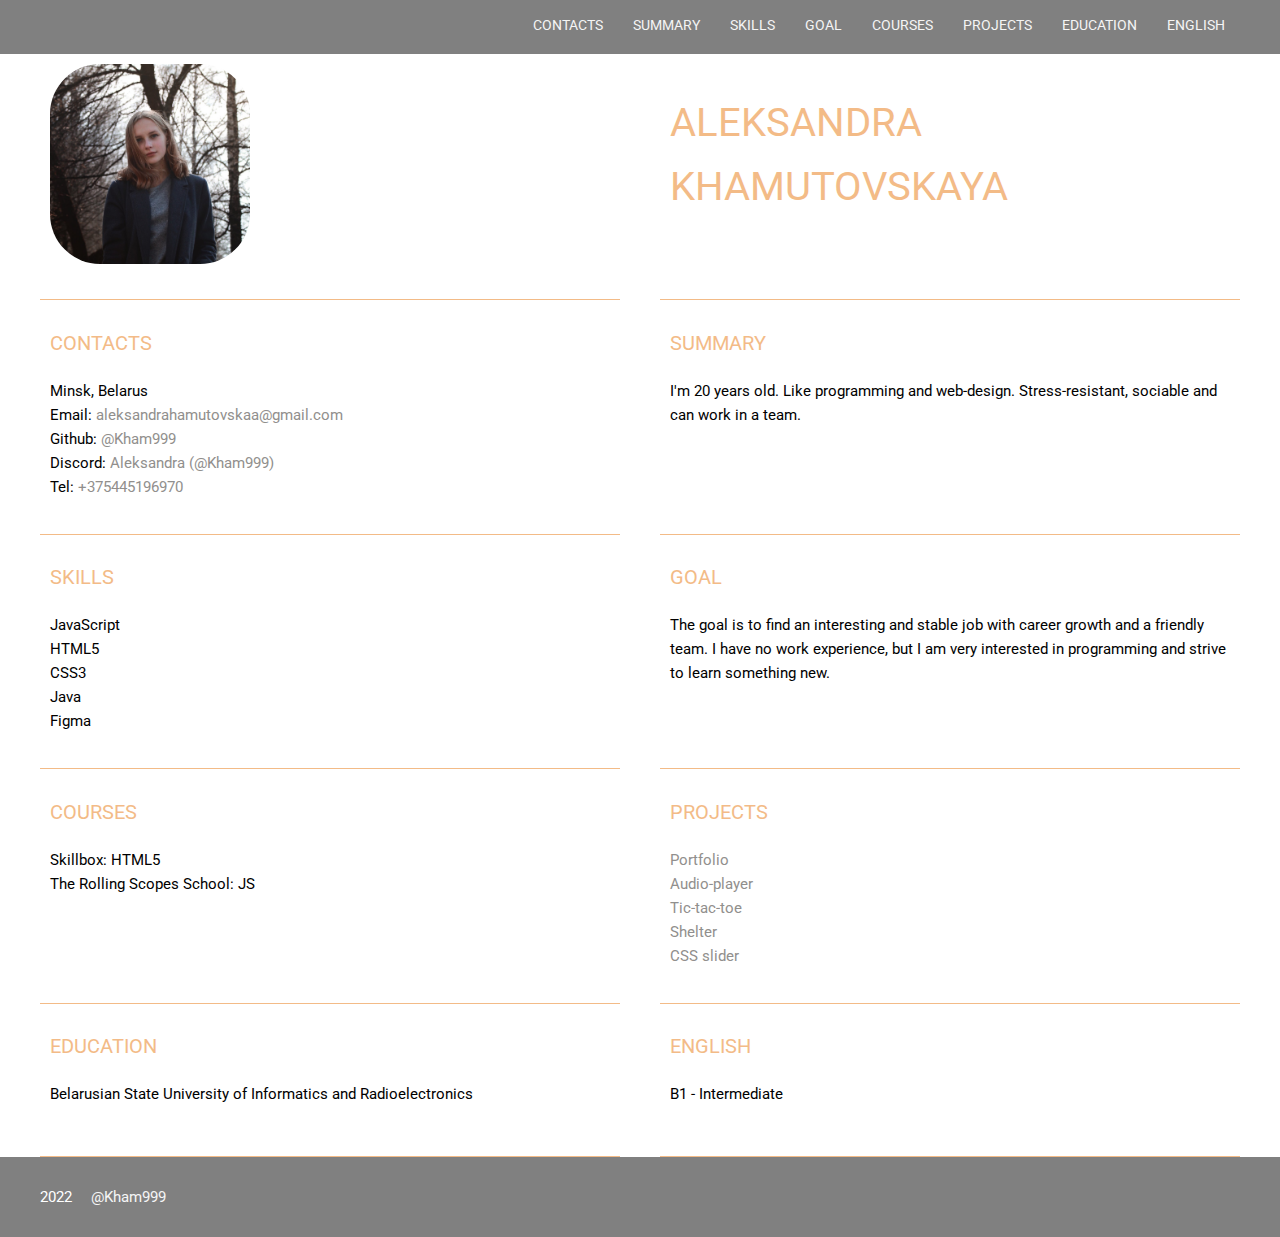
<file: cv/index.html>
<!DOCTYPE html>
<html lang="en">
<head>
    <meta charset="UTF-8">
    <meta http-equiv="X-UA-Compatible" content="IE=edge">
    <meta name="viewport" content="width=device-width, initial-scale=1.0">
    <title>cv</title>
<link rel="stylesheet" href="style.css">
<link rel="icon" href="assets/favicon(1).ico">
<link rel="preconnect" href="https://fonts.gstatic.com">  
<link href="https://fonts.googleapis.com/css2?family=Roboto:wght@100;300;500;700&display=swap" rel="stylesheet">
</head>
<body>
    <header class="header">
        <div class ="container">
        <nav class="nav">
            <ul class="nav-list">
              <li><a class="nav-link" href="#contacts">Contacts</a></li>
                <li><a class="nav-link" href="#summary">Summary</a></li>
                    <li><a class="nav-link" href="#skills">Skills</a></li>
                        <li><a class="nav-link" href="#goal">Goal</a></li>
                            <li><a class="nav-link" href="#courses">Courses</a></li>
                                <li><a class="nav-link" href="#projects">Projects</a></li>
                                    <li><a class="nav-link" href="#education">Education</a></li>
                                        <li><a class="nav-link" href="#english">English</a></li>
          </ul>
            </nav>
    </div>
</header>
<main class="main">
    <div class="container main-container">
    <div class="section section-profile" id="profile">
        <img src="images/photo.jpg" alt="photo" class="section-logo" >
    </div>
        <section class="section"><h1 class="section-title section-name">Aleksandra Khamutovskaya</h1></section>

    <section class="section" id="contacts">
<h2 class="section-title">contacts</h2>
<ul class="section-list">
    <li class="section-item">Minsk, Belarus</li>
    <li class="section-item">Email: <a href="https://mail.google.com/" class="link">aleksandrahamutovskaa@gmail.com</a></li>
    <li class="section-item">Github: <a href="https://github.com/Kham999" class="link">@Kham999</a></li>
    <li class="section-item">Discord:<a href="https://discord.com/" class="link"> Aleksandra (@Kham999)</a></li>
    <li class="section-item">Tel:<a href="" class="link"> +375445196970</a></li>
</ul>
    </section>

    <section class="section" id="summary">      
        <h2 class="section-title">summary</h2>
        <p>I'm 20 years old. Like programming and web-design. Stress-resistant, sociable and can work in a team.</p>
    </section>

    <section class="section" id="skills"> 
        <h2 class="section-title">skills</h2>   
        <ul class="section-list">
        <li>JavaScript</li>
        <li>HTML5</li>
        <li>CSS3</li>
        <li>Java</li>
        <li>Figma</li>

        </ul>    
    </section>

    <section class="section" id="goal"> 
        <h2 class="section-title">goal</h2>  
        <p>The goal is to find an interesting and stable job with career growth and a friendly team. I have no work experience, but I am very interested in programming and strive to learn something new.
        </p>
          
    </section>

    <section class="section" id="courses"> 
        <h2 class="section-title">courses</h2>
    <ul class="section-list">
        <li>Skillbox: HTML5</li>
        <li>The Rolling Scopes School: JS</li>
    </ul>
    </section>
    
    <section class="section" id="projects">
        <h2 class="section-title">projects</h2>  
        <ul class="section-list">
        <li><a href="https://Kham999.github.io/master/portfolio" class="link">Portfolio</a></li>
        <li><a href="https://Kham999.github.io/master/audio-player-js30" class="link">Audio-player</a></li>
        <li><a href="https://rolling-scopes-school.github.io/kham999-JSFEPRESCHOOL/tic-tac-toe/index.html" class="link">Tic-tac-toe</a></li>
        <li><a href="https://rolling-scopes-school.github.io/kham999-JSFE2022Q1/shelter-part3/pages/main/index.html" class="link">Shelter</a></li>
        <li><a href=" https://Kham999.github.io/cssMemSlider/cssMemSlider/index.html" class="link">CSS slider</a></li>   
        </ul>
    </section>

    <section class="section" id="education">
        <h2 class="section-title">education</h2> 
        <p>Belarusian State University of Informatics and Radioelectronics</p>    
    </section>

    <section class="section" id="english">
        <h2 class="section-title">english</h2>
        <p>B1 - Intermediate</p>
    </section>
</div>
</main>
<footer class="footer">
    <div class ="container footer-container">
        <div>
            2022
            <a href="https://github.com/Kham999"
            class="github nav-link">@Kham999</a>
        </div>
    </div>
</footer>
</body>
</html>
</file>
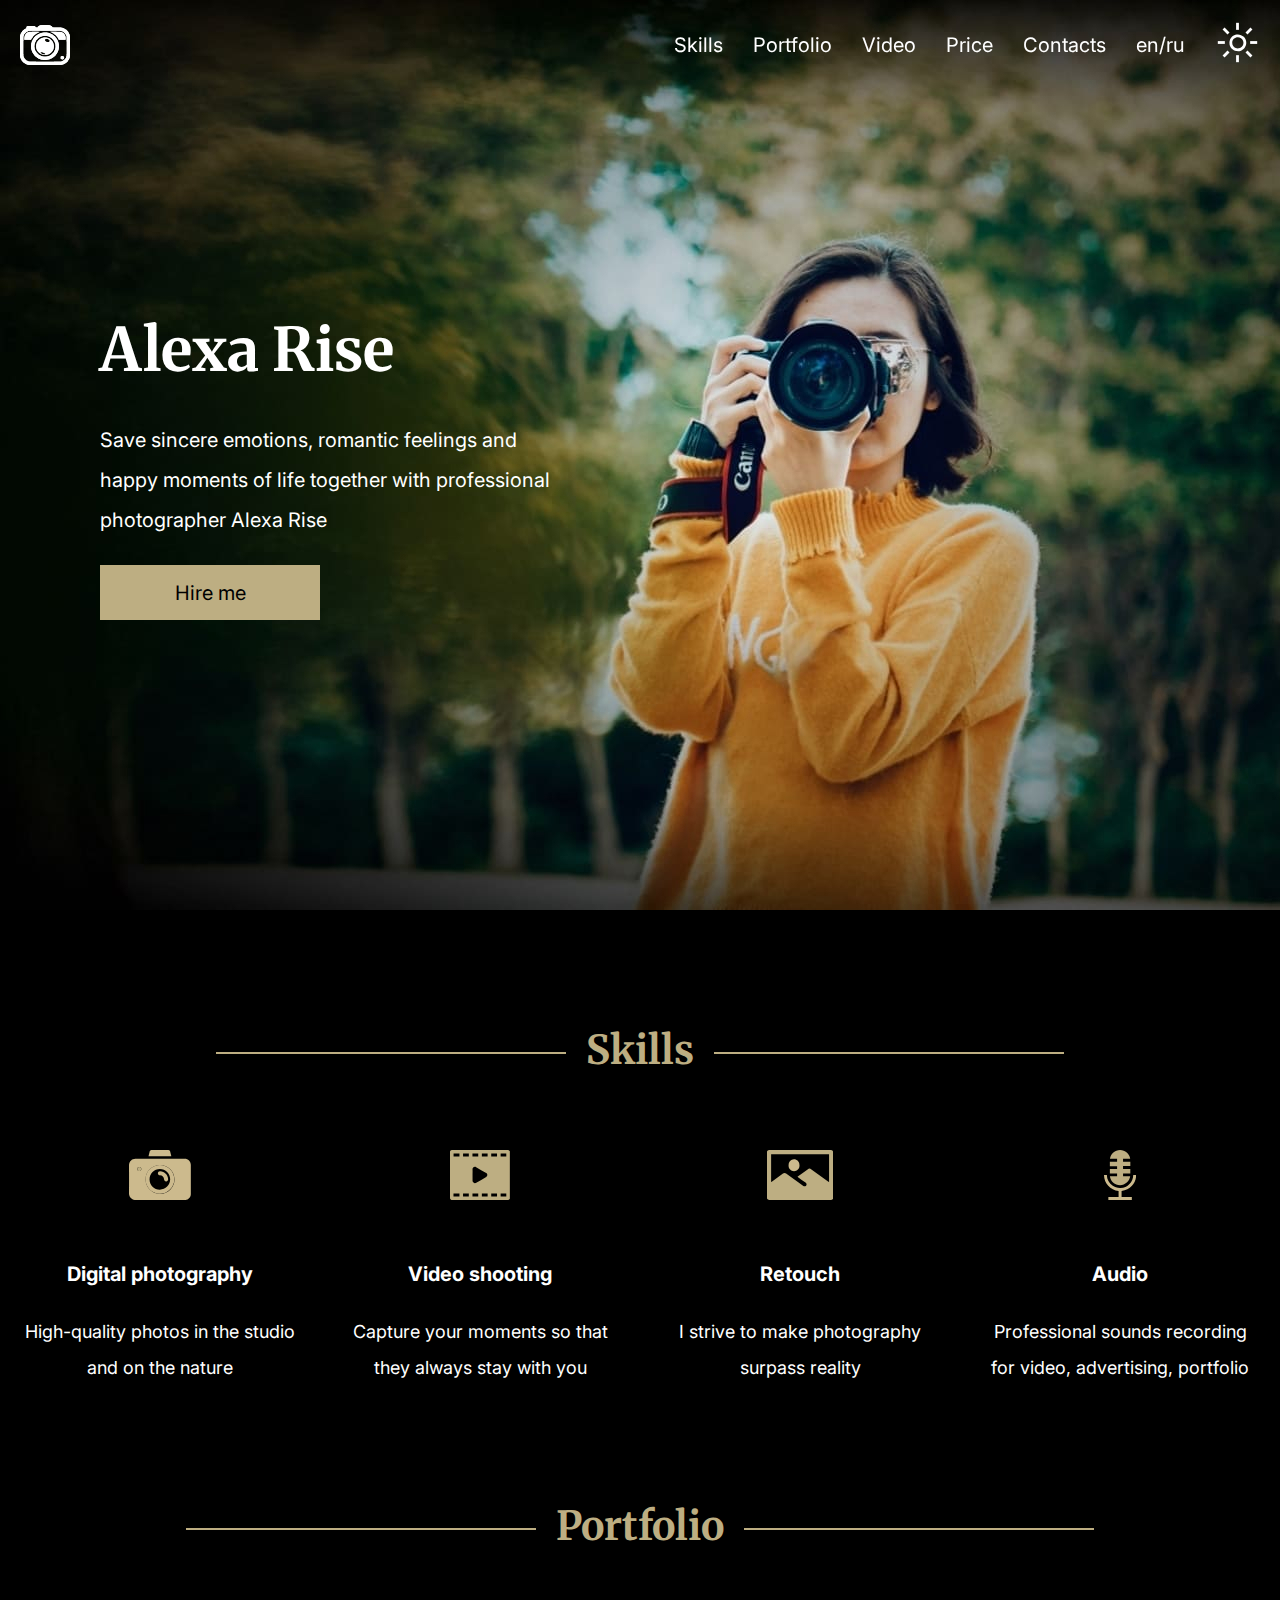
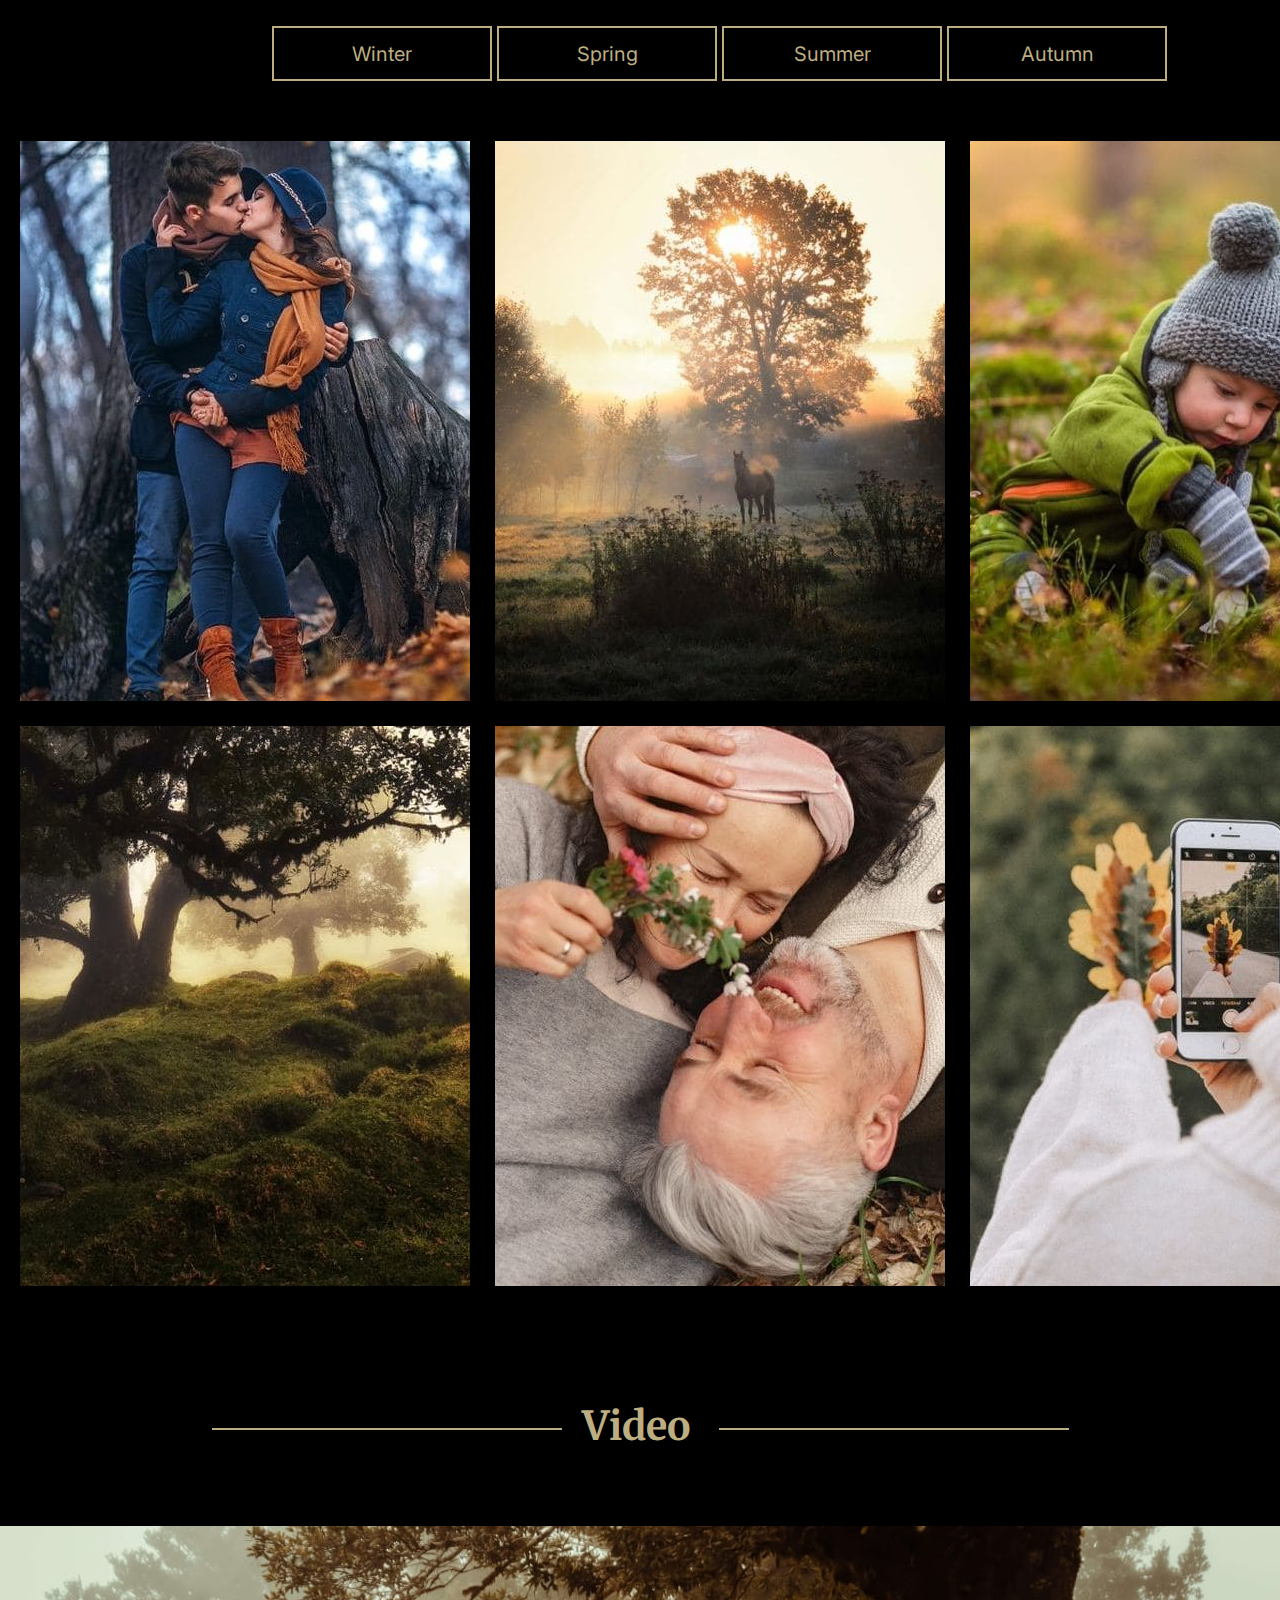
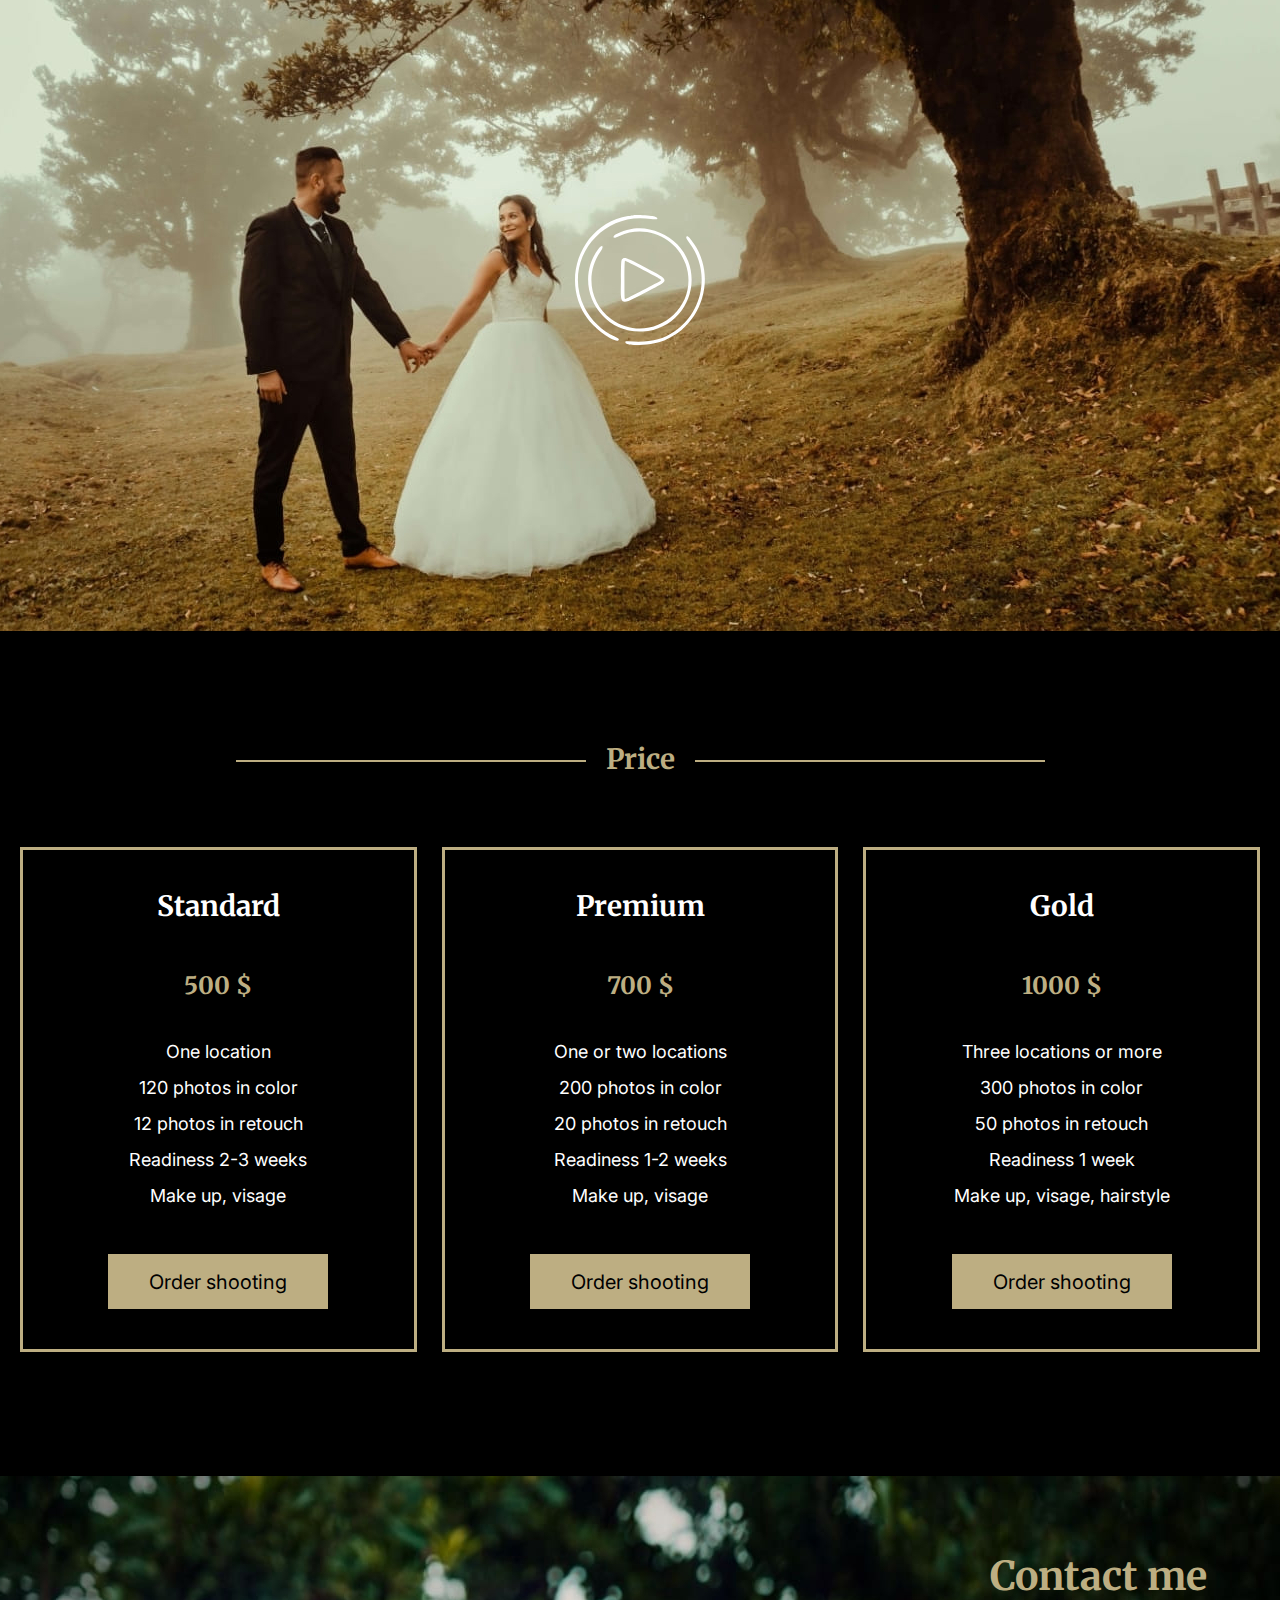
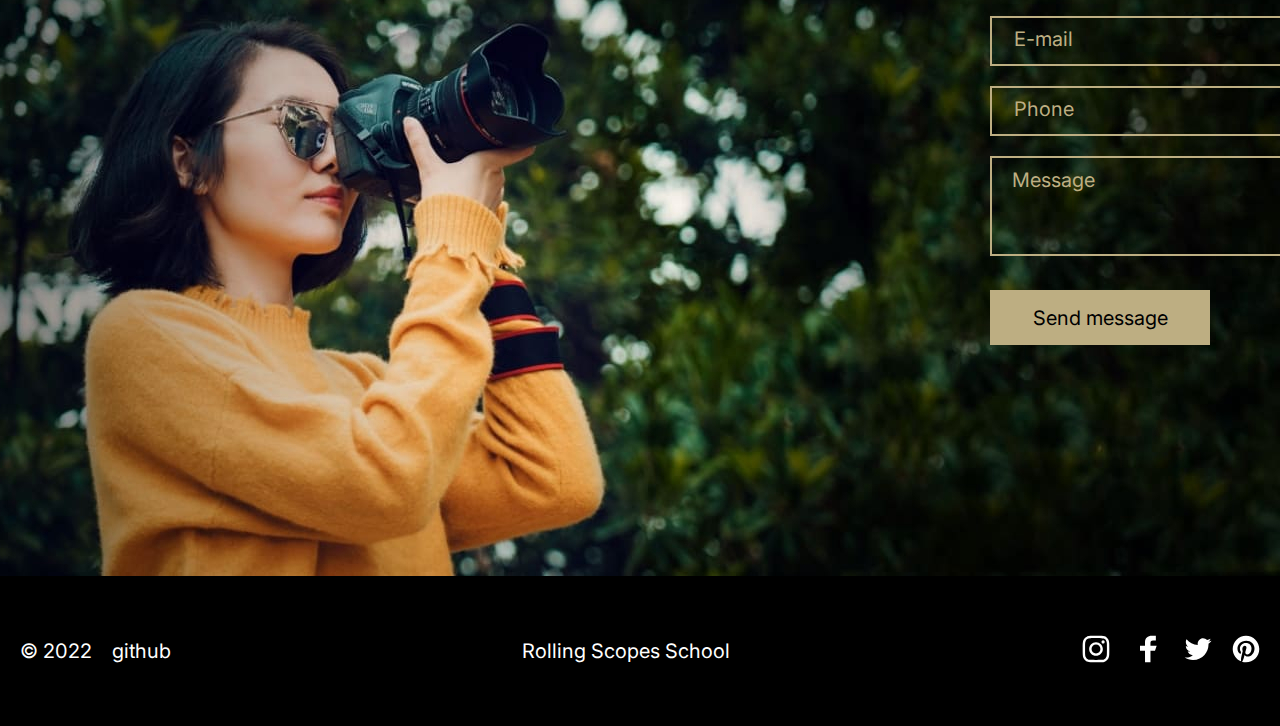
<file: portfolio/index.html>
<!DOCTYPE html>

<head>
    <meta charset="UTF-8">
    <meta http-equiv="X-UA-Compatible" content="IE=edge">
    <meta name="viewport" content="width=device-width, initial-scale=1.0">
    <title>Portfolio</title>
    <link rel="icon" href="images/logo.ico">
    <link rel="stylesheet" href="style.css">
    <link rel="preconnect" href="https://fonts.googleapis.com">
<link rel="preconnect" href="https://fonts.gstatic.com" crossorigin>
<link rel="preconnect" href="https://fonts.googleapis.com">
<link rel="preconnect" href="https://fonts.gstatic.com" crossorigin>
<link href="https://fonts.googleapis.com/css2?family=Inter:wght@400;700&family=Merriweather:wght@700&display=swap" rel="stylesheet">
</head>
<body>
    
    <header class="header">
        <div class="container">
            <div class="header-container">
                <div class="header-logo">
                <a href="#" class="logo">
                <img src="images/logo.png" alt="Logo">
            </a>
            </div>


                <nav class="nav">
                <ul class="nav-list" id="nav-list">
                    <li class="nav-item"><a href="#skills" class="nav-link lang" key="skills">Skills</a></li>
                    <li class="nav-item"><a href="#portfolio" class="nav-link lang" key="portfolio">Portfolio</a></li>
                    <li class="nav-item"><a href="#video" class="nav-link lang" key="video">Video</a></li>
                    <li class="nav-item"><a href="#price" class="nav-link lang" key="price">Price</a></li>
                    <li class="nav-item"><a href="#contacts" class="nav-link lang" key="contacts">Contacts</a></li>
                    <li class="nav-item navv"><a href="#" class="link-en nav-link link" key="en" id="en" value="en">en</a>/<a href="#" class="link link-ru nav-link" key="ru" id="ru" value="ru">ru</a></li>
                    <li class="nav-item"><a href="" class="toggleTheme"><img src="images/carbon_sun.svg" alt="Carbon-sun"></a></li>
                </ul>
               <script src="trnsl.js"></script>
                <div class="header-nav-close">
                    <span class="line-close line-close-first"></span>
                    <span class="line-close line-close-second"></span>
                </div>
            </nav>
           
            <div class="header-burger burger" id="burger">
                <span class="burger-line burger-line-first"></span>
                <span class="burger-line burger-line-second"></span>
                <span class="burger-line burger-line-third"></span>
            </div>
        </div>
        </div>
    </header>
    <main class="main">
        
        <section class="hero">
            <div class="hero-block">
<div class="container">
    <h1 class="hero-title lang" key="hero-title">
        Alexa Rise
    </h1>
    <p class="hero-text lang" key="hero-text">Save sincere emotions, romantic feelings and happy moments of life together with professional photographer Alexa Rise</p>
    
    <div class="hero-btn">
    <button class="button ripple lang" key="hire">Hire me</button>
        </div>
        
        </div>
    </div>
</section>

        <section class="skills" id="skills">
            <div class="container">
            <div class="skills-container">
    <h2 class="section-title title-skills lang" key="skills">Skills</h2>
</div>

<div class="skills-items">
    <div class="skill-item item-camera">
<div class="skill-item-pic">
    <img src="images/camera.svg" alt="Digital photography" class="skill-item-camera">
</div>
<h3 class="skills-title text lang" key="skill-title-1">Digital photography</h3>
<p class="skills-text lang" key="skill-text-1">High-quality photos in the studio and on the nature</p>
    </div>

    <div class="skill-item item-video">
        <div class="skill-item-pic">
            <img src="images/video.svg" alt="Video shooting" class="skill-item-camera">
        </div>
        <h3 class="skills-title lang" key="skill-title-2">Video shooting</h3>
        <p class="skills-text lang" key="skill-text-2">Capture your moments so that they always stay with you</p>
            </div>

            <div class="skill-item">
                <div class="skill-item-pic">
                    <img src="images/image.svg" alt="Retouch" class="skill-item-camera">
                </div>
                <h3 class="skills-title lang" key="skill-title-3">Retouch</h3>
                <p class="skills-text lang" key="skill-text-3">I strive to make photography surpass reality</p>
                    </div>

                    <div class="skill-item">
                        <div class="skill-item-pic">
                            <img src="images/mic.svg" alt="Audio" class="skill-item-camera">
                        </div>
                        <h3 class="skills-title lang" key="skill-title-4">Audio</h3>
                        <p class="skills-text lang" key="skill-text-4">Professional sounds recording for video, advertising, portfolio</p>
                            </div>

</div>
</div>
        </section>
        <section class="portfolio" id="portfolio">
            <div class="container">
            <h2 class="section-title title-portfolio lang" key="portfolio">Portfolio</h2>
        <div class="portfolio-btns">
            <button class="black-button button-winter black-button-non-active lang" key="winter">Winter</button>
            <button class="black-button button-spring black-button-non-active lang" key="spring">Spring</button>
            <button class="black-button button-summer black-button-non-active lang" key="summer">Summer</button>
            <button class="black-button button-autumn black-button-non-active lang" key="autumn">Autumn</button>
        </div>
        <div class="portfolio-photos">
        <div class="portfolio-items">
           <img src="images/img1.jpg" alt="potfolio-img" class="portfolio-img">
           <img src="images/img2.jpg" alt="potfolio-img" class="portfolio-img">
           <img src="images/img3.jpg" alt="potfolio-img" class="portfolio-img">
           </div>
           <div class="portfolio-items portfolio-pht">
           <img src="images/img4.jpg" alt="potfolio-img" class="portfolio-img">
           <img src="images/img5.jpg" alt="potfolio-img"class="portfolio-img">
           <img src="images/img6.jpg" alt="potfolio-img"class="portfolio-img">
             
        </div>
    </div>
    </div>
        </section>
        <script src="script.js"></script>
        <section class="video" id="video">
            <div class="container-video">
            <h2 class="section-title title-video lang" key="video">Video
            </h2>
            <div class="video-player">
            <button class="video-play"><img src="images/Play_hover.svg" alt="play" class="play-hover"></button>
        </div>
        </div>
        </section>
        
        <section class="price lang" id="price">
            <div class="container">
                <h2 class="section-title price-title" key="price">Price</h2>
            <div class="price-items">
                <div class="price-item">
                    <h3 class="price-title lang">Standard</h3>
                <p class="value">500 $</p>
                <div class="price-text">
                    <span key="price-description-1-span-1 lang">One location</span>
                    <span key="price-description-1-span-2 lang">120 photos in color</span>
                    <span key="price-description-1-span-3 lang">12 photos in retouch</span>
                    <span key="price-description-1-span-4 lang">Readiness 2-3 weeks</span>
                    <span key="price-description-1-span-5 lang">Make up, visage</span>
                </div>
                <button class="button lang" key="order">Order shooting</button>
                </div>

                <div class="price-item">
                    <h3 class="price-title">Premium</h3>
                <p class="value">700 $</p>
                <div class="price-text">
                    <span key="price-description-2-span-1 lang">One or two locations</span>
                    <span key="price-description-2-span-2 lang">200 photos in color</span>
                    <span key="price-description-2-span-3 lang">20 photos in retouch</span>
                    <span key="price-description-2-span-4 lang">Readiness 1-2 weeks</span>
                    <span key="price-description-2-span-5 lang">Make up, visage</span>
                </div>
                <button class="button lang" key="order">Order shooting</button>
                </div>


                <div class="price-item">
                    <h3 class="price-title">Gold</h3>
                <p class="value">1000 $</p>
                <div class="price-text">
                    <span key="price-description-3-span-1 lang">Three locations or more</span>
                    <span key="price-description-3-span-2 lang">300 photos in color</span>
                    <span key="price-description-3-span-3 lang">50 photos in retouch</span>
                    <span key="price-description-3-span-4 lang">Readiness 1 week</span>
                    <span key="price-description-3-span-5 lang">Make up, visage, hairstyle</span>
                </div>
                <button class="button lang" key="order">Order shooting</button>
                </div>
            </div>
            </div>
        </section>

        <section class="contacts" id="contacts">
            <div class="contacts-container">
                <div class="container">
                <h2 class="contacts-title title-skills lang" key="contact-me">Contact me</h2>
<input type="email" placeholder="E-mail" class="input-email">
<input type="tel" placeholder="Phone">
<textarea class="textarea" placehplder="Message">Message</textarea>
<button class="button" key="send-message">Send message</button>            
</div>
         </div>   
        </section>
    </main>

    <footer>
        <div class="container">
        <div class="footer-container">
        <span class="footer-data">&copy; 2022 <a href="https://github.com/Kham999/rsschool-cv" class="github">github</a></span>
            <a href="https://rs.school/js-stage0/" class="rss">Rolling Scopes School</a>
            
            <ul class="social-list">
                <li><a href="#"><img src="images/inst1.svg" alt="instagram"></a></li>
            
                <li><a href="#"><img src="images/fb1.svg" alt="facebook"></a></li>
            
                <li><a href="#"><img src="images/Vector.svg" alt="twitter"></a></li>
            
                <li><a href="#"><img src="images/Vector2.svg" alt="pinterest"></a></li>
            </ul>
    </div>
    </div>
    </footer>
    <script src="theme.js"></script>
    <script src="translate.js"></script>
    </body>
    </html>
</file>
<file: cv/style.css>
html{
    scroll-behavior: smooth;
}

body{
    font-family: 'Roboto', sans-serif;
    font-size:15px;
    line-height:1.6;
    min-height: 100vh;
    min-width:320px;
    font-weight: 400;
margin:0;
padding:0;
    display: flex;
flex-direction:column;
justify-content: space-between;
}

* {
    box-sizing: border-box;
}


.header {
    background-color:grey;
}

.container {
    min-height: 40px;
    max-width: 1200px;
    margin: 0 auto;
}


.nav{
    font-size: 14px;
    text-transform: uppercase;
}

.nav-list {
   display:flex;
   justify-content: flex-end;
   align-items: center;
   list-style: none;
}


.nav-link {
    display: inline-block;
    vertical-align: top;
    margin: 0 15px;
    position: relative;
    color:whitesmoke;
    text-decoration: none;
    transition: color .1s linear;
}
.nav-link:after {
    content: "";
    display: block;
    width: 100%;
    height: 3px;
    background-color:#f3bb87;
opacity: 0;
    position: absolute;
top: 100%;
left: 0;
z-index: 1;
transition: opacity .1s linear;
}
.nav-link:hover {
   color:#f3bb87;
}
.nav-link:hover:after {
    opacity: 1;
}

.main {
    margin-bottom: auto;
}

.main-container {
    display: flex;
    flex-wrap: wrap;
    justify-content: space-between;
}

.section-logo{
    width:200px;
    height: 200px;
}


.section-profile {
    display: flex;
    flex-direction:column;
    justify-content: space-around;
    width: 100%;
    padding: 50px 30px 35px;
    border-bottom: 15px;
}

.section{
    width: calc(50% - 20px);
    padding: 10px;
    padding-bottom: 35px;
    border-bottom: 1px solid #f3bb87;
}

.section-logo {
   border-radius:50px; 
}

.section-name{
    position:relative;
    padding:0;
    margin-bottom: 20px;
    text-transform: uppercase;
}

.section-title{
    margin-bottom: 20px;
font-size: 20px;
font-weight:400;
text-transform: uppercase;
color:#f3bb87;
}

.section-name{
    font-size:40px;
}

.section-list{
    list-style:none;
    margin:0;
    padding:0;
}

pre{
    margin:0;
    padding:0;
    white-space: pre;
}

.link{
    color:#918f8d;
    text-decoration: none;
    transition: color .1s linear;
}

.footer{
    background-color:grey;
    padding:20px;
}

.footer-container{
    display: flex;
    justify-content: space-between;
    align-items:center;
    margin: 0 auto;
    color: white;
}

.github {
    
    text-decoration: none;
}
</file>
<file: portfolio/style.css>
html{   
    scroll-behavior: smooth;
    box-sizing: border-box;
}

*, *::before, *::after{
    box-sizing:inherit;
}

body{
    margin:0;
    overflow-x: hidden;
    background-color: black;
    color:white;
}

.container {
    max-width: 1440px;
    margin: 0 auto;
    padding:0 20px;
    }
    
    /*header*/
    
    
    


    .header{
        position: fixed;
        top:0;
        left:0;
        width:100%;
    }
    
    .header-container{
        display:flex;
        justify-content: space-between;
        align-items: flex-end;
        flex-wrap: wrap;
    }
    
    
    .nav-list {
        display: flex;
        flex-wrap: wrap;
        padding-top:20px;
        margin:0;
    }
    
    .nav-item{
        margin-right: 30px;
        list-style-type:none;
        color:white;
        font-family: 'Inter';
font-style: normal;
font-weight: normal;
font-size: 20px;
line-height: 50px;
    }
    
    .nav-item:last-child{
        margin-right: 0;
    }
    
    .link-en{
        color:#BDAE82;
        font-size:20px;
        font-weight: 50px;
        text-decoration: none;
    }

    .link-ru{
        color:white;
        font-size:20px;
        font-weight: 50px;
        text-decoration: none;
    }

    .nav-link {
        font-size:20px;
        font-weight: 50px;
        color:white;
        text-decoration: none;
        transition: color .1s linear;
    }

    .nav-link:after {
        content: "";
        display: block;
        width: 100%;
        height: 3px;
        background-color:#BDAE82;
    opacity: 0;
        position: absolute;
    top: 100%;
    left: 0;
    z-index: 1;
    transition: opacity .1s linear;
    }
    .nav-link:hover {
       color:#BDAE82;
    }
    .nav_link:hover:after {
        opacity: 1;
    }

    .logo {
        position: absolute;
width: 50px;
height: 50px;
left: 20px;
top: 20px;
        background-image: url('images/logo.png');
        background-size: contain;
        background-repeat: no-repeat; 
        transition: 0.3s;
      }
      .logo:hover {
        filter: invert(26%) sepia(15%) saturate(638%) hue-rotate(7deg) brightness(92%)
          contrast(87%);
      }

      .toggleTheme:hover{
        filter: invert(26%) sepia(15%) saturate(638%) hue-rotate(7deg) brightness(92%)
        contrast(87%);
      }

      .header-burger{
          display:none;
        width: 50px;
        height: 50px;
        position:relative;
        top:20px;
        right:44px;
      }

      .burger-line{
          display:block;
          width:100%;
          height:2px;
          background-color:white;
          position:absolute;
          left:0;
      }

      .burger-line-first{
          top:11px;
      }

      .burger-line-second{
          top:50%;
          transform: translateY(-50%);
      }

      .burger-line-third{
          bottom:11px;
      }
/*Intro*/
.hero{
    
    background: url('images/bg.jpg') no-repeat;
    background-size:cover;
    padding-top: 250px;
    min-height:910px;
    
}

.hero-block{
padding-left: 80px;
}

.hero-title{
    color:white;
    font-family: 'Merriweather';
font-style: normal;
font-weight: bold;
font-size: 60px;
line-height: 120px;
margin-bottom:49px;
height:81px;
}

.hero-text{
    max-width: 470px;
    font-family: 'Inter';
font-style: normal;
font-weight: normal;
font-size: 20px;
line-height: 40px;
margin:0;
padding-bottom: 25px;
}



.hero-btn{
    display: flex;
    
}

.button{
    
    height: 55px;
    width:220px;
    background-color:#BDAE82;
    border: 0;
    cursor: pointer;
    font-family: 'Inter';
font-style: normal;
font-weight: normal;
font-size: 20px;
line-height: 40px;
  }

  .button:hover, .button::after{
background:rgb(143, 131, 97);
  }

  .skills{
    width:100%;
    margin: 0 auto;
    
  }

  .section-title{
    color:#BDAE82;
    font-family: 'Merriweather';
    font-style: normal;
    font-weight: bold;
    font-size: 40px;
    line-height: 80px;
    text-align: center; 
    padding-top:100px;
    margin:0;
    margin-bottom:60px;
    overflow: hidden;
  }

  .section-title:before,
  .section-title:after {
      content:"";
      display: inline-block;
      vertical-align: middle;
      width:350px;
      height: 2px;
      background-color: #BDAE82;
      position: relative;
  }

  .section-title:before {
      margin-left: -350px;
      left: -20px;
  }

  .section-title:after{
margin-right: -350px;
right: -20px;
  }


  .skills-items {
    display: flex;
    justify-content: space-between;
    flex-wrap: wrap;
    align-items: center;
    gap: 40px;
}
  

  .skill-item{
      text-align: center;
  }
  .skill-item-pic{
  margin-bottom: 50px;
  
  }

  .skills-title{
      margin-bottom:20px;
      font-family: 'Inter';
font-style: normal;
font-weight: bold;
font-size: 20px;
line-height: 40px;
  }

  .skills-text{
      max-width:280px;
      margin:0;
      font-family: 'Inter';
font-style: normal;
font-weight: normal;
font-size: 18px;
line-height: 36px;
  }

  .portfolio{
    width:100%;
    
    margin: 0;
    min-height:1500px;
    padding:0;
    
  }

  .portfolio-btns{
      display: flex;
      gap:5px;
      margin-left: 252px;
      margin-bottom: 60px;
  }

  .black-button-non-active{
    background-color:black;
    border: 2px solid #BDAE82;
    color:#BDAE82;
  }

 .black-button{
    height: 55px;
    width:220px;
    cursor: pointer;
    font-family: 'Inter';
font-style: normal;
font-weight: normal;
font-size: 20px;
line-height: 40px;

 }


 .black-button:hover,
 .black-button::after{
     background:#BDAE82;
     color: black;
     transition: color 0.5s linear;
 }
 .black-button.active {
    color: #000;
    background-color: #bdae82;
  }

 .portfolio-items{
    display:flex;
    gap: 25px;
 }

 .portfolio-pht{
     margin-top: 25px;
 }

 .video{
     width:100%;
     height: 945px;
     margin:0;
 }

 .video-player{
     width:100%;
     height:705px;
    background-image: url('images/video-player.jpg');
    background-repeat: no-repeat;
    background-position: center;
  z-index:1;
  margin:0;
  padding:0;
}

  .video-play{
      width:100%;
      background-color: Transparent;
      overflow: hidden;
      border:0;
      cursor: pointer;
      text-decoration:none;
      outline:none;
      margin-top:288px;
      
    }
    
    .container-video{
        max-width: 1440px;
    margin: 0 auto;
    }

    .price{
        width:100%;
        height: 845px;
    }

    .price-items{
        display: flex;
        gap:25px;
        
    }

    .price-item{
    width:450px;
    height:505px;
    border: 3px solid #BDAE82;
    text-align:center;
    }

    .price-title{
    
        font-family: 'Merriweather';
        font-style: normal;
        font-weight: bold;
        font-size: 28px;
        line-height: 56px;    
    }
   
    .value{
        font-family: 'Merriweather';
        font-style: normal;
        font-weight: bold;
        font-size: 24px;
        line-height: 48px;
        color:#BDAE82;  
    }

    span{
        display: block;
        
        font-family: 'Inter';
font-style: normal;
font-weight: normal;
font-size: 18px;
line-height: 36px;
    }

    .price-text{
        margin-bottom:40px;
    }

    .contacts{
        width:100%;
        height:700px;
        background: url('images/contacts.jpg') no-repeat;
  background-size: auto 700px;
  background-position: center center;
    }

    .contacts-container{
        display:flex;
        width:450px;
        height:445px;
        padding:60px 0 195px 970px;
    }

    .contacts-title{
        margin:0;
        font-family: 'Merriweather';
font-style: normal;
font-weight: bold;
font-size: 40px;
line-height: 80px;
color:#BDAE82;
width:450px;
    }

    input::placeholder {
        font-family: 'Inter';
        font-style: normal;
        font-weight: normal;
        font-size: 20px;
        line-height: 40px;
        color:#BDAE82;
        padding-left:20px;
      }

      input{
          width:450px;
          height:50px;
          background-color: Transparent;
          border: 2px solid #BDAE82;
      }

      .input-email{
          margin-bottom:20px;
      }

      .textarea{
          resize: none;
          width:450px;
          height:100px;
          border: 2px solid #BDAE82;
          padding-left:20px;
        background-color: Transparent;
        margin-top:20px;
        margin-bottom: 30px;
        font-family: 'Inter';
font-style: normal;
font-weight: normal;
font-size: 20px;
line-height: 40px;
color:#BDAE82;
      }

      footer{
          width: 100%;
          height: 150px;
          background:black;
      }

      .footer-container{
        padding-top:50px;
        display:flex;
        justify-content: space-between;
      }
      
      
      
      .rss{
        font-family: 'Inter';
        font-style: normal;
        font-weight: normal;
        font-size: 20px;
        line-height: 50px;
        color:white;
        text-decoration: none;
        margin:0;
      }

      .footer-data{
          display:flex;
          color:white;
          margin:0;
          font-family: 'Inter';
font-style: normal;
font-weight: normal;
font-size: 20px;
line-height: 50px;
gap:20px;
        }
      
.github{
    text-decoration: none;
color:white;
}

.social-list{
    padding:0;
    margin:0;
display:flex;
align-items: center;
gap:20px;
list-style-type:none;
}

/*Media*/

 @media screen and (max-width: 768px){
     .header-burger{
         display:block;
         cursor: pointer;
         
     }
     .nav{
         width:620px;
         height:1024px;
         position:absolute;
         top:0;
         left:0;
         background-color:black;
        z-index:10;
        padding-left:87px;
        margin-left:128px;
        padding-top: 114px;
        transform:translateX(100%);
        transition: .2s all linear;
     }

     
     .nav-active{
         transform:translateX(0);
         box-shadow: 0 0 0 9999px rgba(0, 0, 0, 0.5);
     }
     .nav-item{
         width:100%;
     }
     .nav-link{
        font-family: 'Inter';
        font-style: normal;
        font-weight: normal;
        font-size: 34.8235px;
        line-height: 73px;
     }

     .nav-list{
         gap:16px;
     }
     .header-nav-close{
         width:50px;
         height:50px;
         position:absolute;
         top:20px;
         right:64px;
         padding:3px;
         z-index:11; 
         cursor: pointer;
     }
     .line-close{
         display: block;
         width: 43.69px;
         height: 2px;
         background-color: white;
         position:absolute;
         top: 50%;
         right:44px;
     }
     .line-close-first{
         transform: translateY(-50%) rotate(45deg)
     }
     .line-close-second{
        transform: translateY(-50%) rotate(-45deg)
     }
     

     .hero{
         padding:0;
        min-height: 590px;
        background-position: -5px -30px;
        background-size: auto 590px;
        background-color: black;
      }

      .logo{
          margin-left:40px;
      }
      
      .hero-block{
          padding:168px 0 0 40px;
      }

      .hero-title{
          margin:0;
      font-family: 'Merriweather';
      font-style: normal;
      font-weight: normal;
      font-size: 32px;
      line-height: 64px;
      padding-bottom:20px;
      }

      .hero-text{
        font-family: 'Inter';
        font-style: normal;
        font-weight: normal;
        font-size: 20px;
        line-height: 24px;
        padding-bottom:60px;
        max-width:390px;
      }


      .section-title:before,
  .section-title:after {
      content:"";
      vertical-align: middle;
      width:115px;
      height: 2px;
      position:static;
  }
  .section-title:after{
      margin-left:20px;
  }

  .section-title:before{
    margin-right:20px;
}
  
  .link-en, .link-ru, .toggleTheme, .navv{
      color:black;
  }

  button:focus {
    outline: none;
  }
  @keyframes scale {
    to {
      transform: translate(-50%, -50%) scale(3);
      opacity: 0;
    }
  }
  .riple .circle {
    position: absolute;
    background-color: #fff;
    width: 100px;
    height: 100px;
    border-radius: 50%;
    transform: translate(-50%, -50%) scale(0);
    animation: scale 0.5s ease-out;
  }

.skills{
    min-height:664px;
}
.skills-items{
    justify-content: space-around;
}


.item-camera{
    margin-bottom:36px;
}
.item-video{
    margin-bottom:36px;
}
.skill-item-pic{
    margin-bottom:30px;
}
.skills-text{
    line-height: 22px;
    
}
.section-title{
    padding-top: 80px;
    font-size: 32px;
line-height: 40px;
}
.portfolio-btns{
    display:flex;
    flex-wrap: wrap;
    width:445px;
    align-items: center;
    margin:0 auto 60px;
}

.portfolio{
    height:3870px;
}
.portfolio-items{
    display:flex;
    flex-wrap: wrap;
    width:450px;
    align-items: center;
    margin:0 auto;
}
.portfolio-pht{
   margin-top: 25px;
}
.video{
    height:628px;
    padding:0;
}
.video-player{
    background-image: url('images/video-player768.jpg');
    width:100%;
    height:418px;
    margin-top:50px;
    padding:0;
    
}
.video-play{
    margin-top:171px;
}
.play-hover{
    width:75px;
    height:75px;
}
.price{
    height:1905px;
}

.price-items{
    display:flex;
    flex-wrap: wrap;
    width:420px;
    align-items: center;
    margin:0 auto;
    gap:50px;
}
.contacts{
    width:100%;
    height:600px;
    background: url('images/contacts768.jpg') no-repeat;
    justify-content: center;
 }
 .contacts-container{
    display:flex;
    width:450px;
    height:429px;
    padding:60px 129px 0;
    text-align: center;
}
input, .textarea{
    background: rgba(0, 0, 0, 0.5);
}
.contacts-title{
    margin-bottom:40px;
}
footer{
    height:190px;
}
.footer-container{
    width:210px;
    display:flex;
    flex-wrap: wrap;
    
    margin:0 auto;
    padding-top: 28px;
    justify-content: center;
  }
  .footer-data{
      padding-bottom:16px;
      white-space: nowrap;
      line-height: 24px;
  }
  .rss{
    white-space: nowrap;
    margin-bottom: 20px;
    line-height: 24px;
  }
}

@media screen and (max-width: 620px){
.nav{
    margin:0;
}
}

.light{
    background-color:white;
    color:black;
}
</file>
